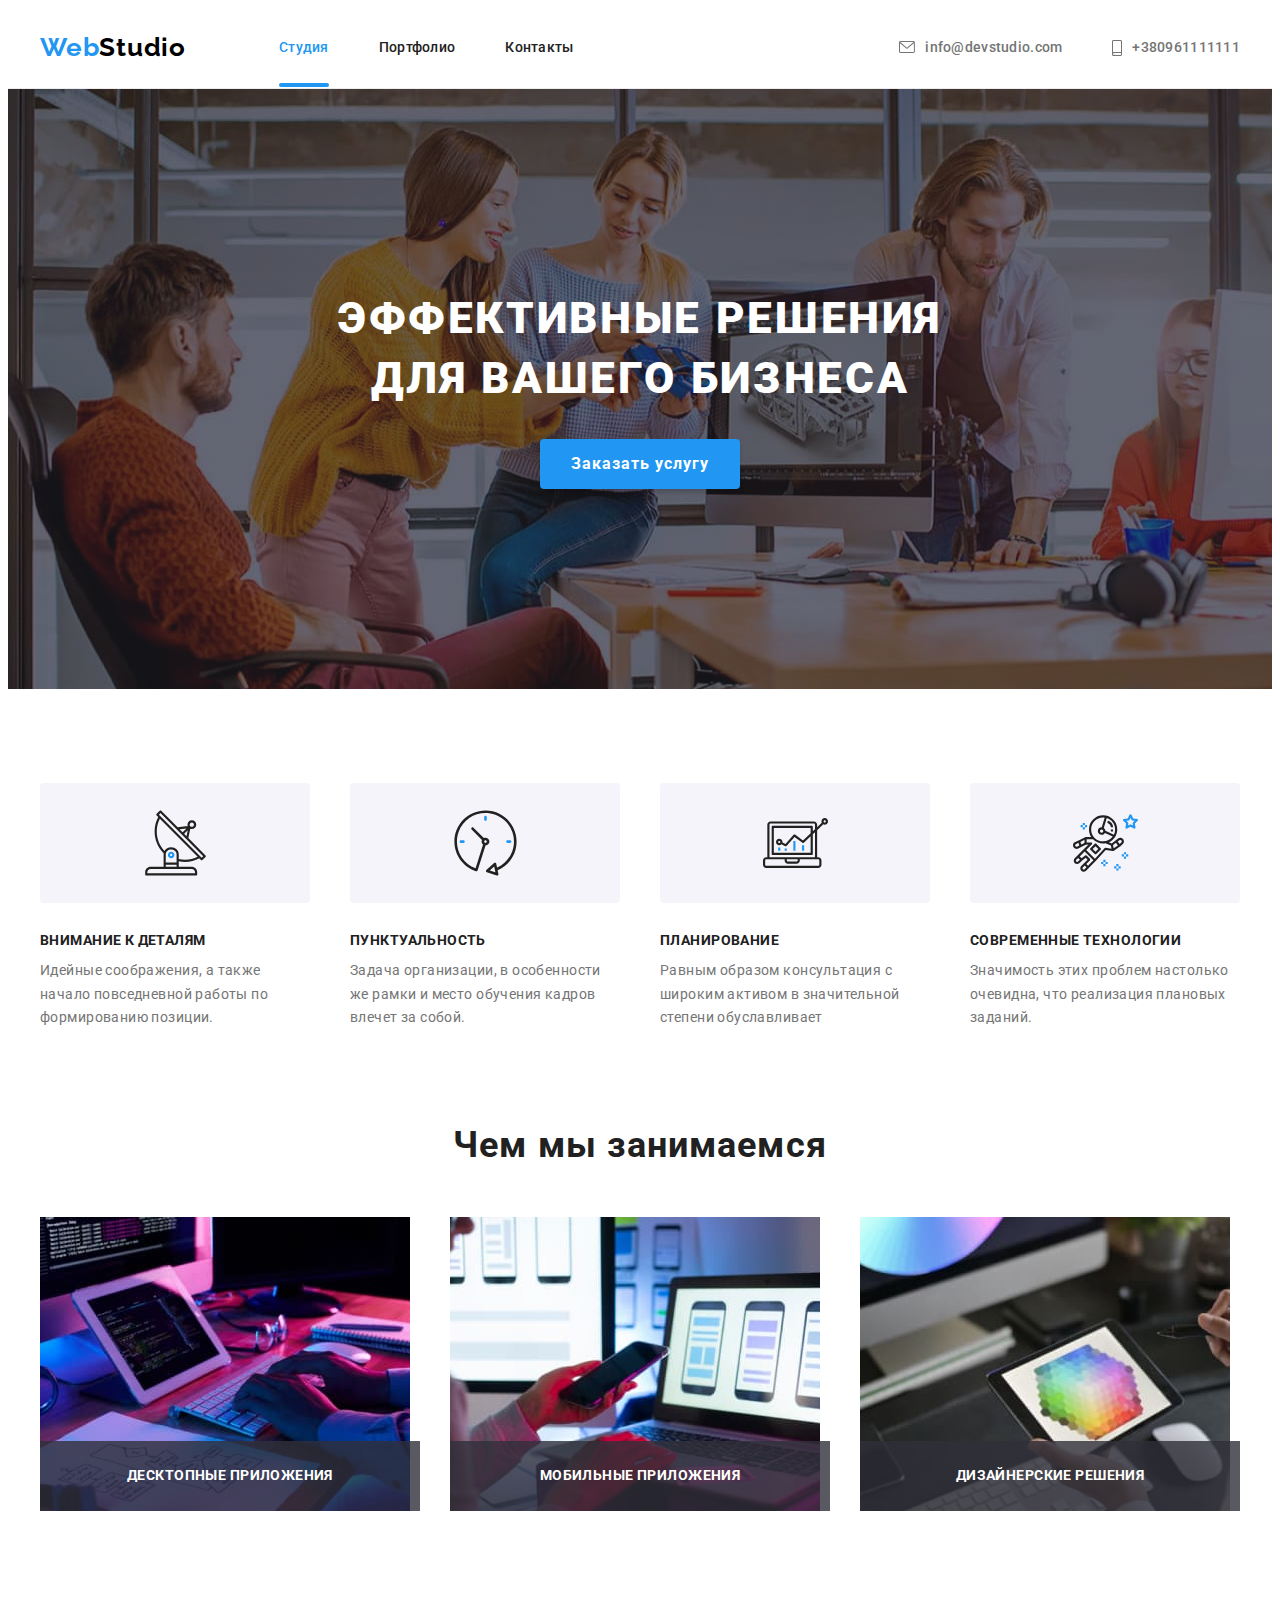
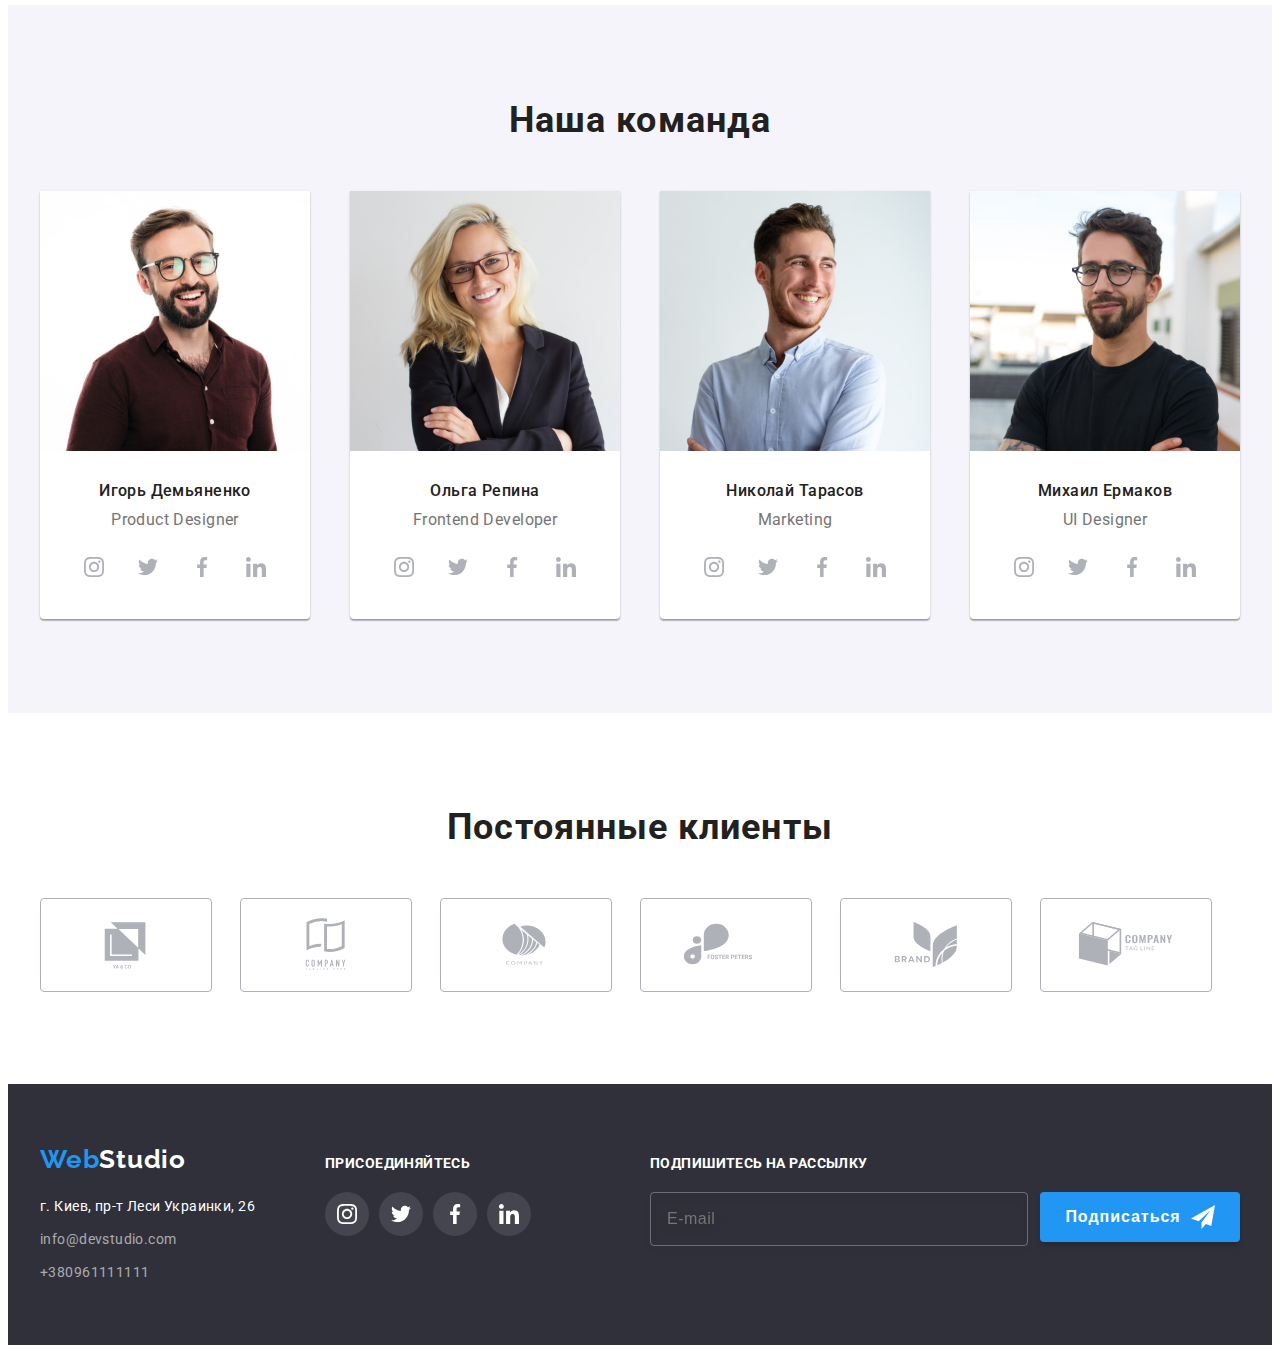
<file: index.html>
<!DOCTYPE html>
<html lang="ru">
  <head>
    <meta charset="UTF-8" />
    <meta http-equiv="X-UA-Compatible" content="IE=edge" />
    <meta name="viewport" content="width=device-width, initial-scale=1.0" />
    <link rel="preconnect" href="https://fonts.googleapis.com" />
    <link rel="preconnect" href="https://fonts.gstatic.com" crossorigin />
    <link rel="preconnect" href="https://fonts.googleapis.com" />
    <link rel="preconnect" href="https://fonts.gstatic.com" crossorigin />
    <link
      href="https://fonts.googleapis.com/css2?family=Raleway:wght@700&family=Roboto:wght@400;500;700;900&display=swap"
      rel="stylesheet"
    />
    <link
      rel="stylesheet"
      href="https://cdnjs.cloudflare.com/ajax/libs/modern-normalize/1.1.0/modern-normalize.min.css"
      integrity="sha512-wpPYUAdjBVSE4KJnH1VR1HeZfpl1ub8YT/NKx4PuQ5NmX2tKuGu6U/JRp5y+Y8XG2tV+wKQpNHVUX03MfMFn9Q=="
      crossorigin="anonymous"
      referrerpolicy="no-referrer"
    />
    <link rel="stylesheet" href="css/styles.css" />
    <title>Студия</title>
  </head>
  <body>
    <header>
      <div class="container">
        <div class="header">
          <nav class="header-nav">
            <a href="" class="header-logo link"
              >Web<span class="header-logo-span">Studio</span>
            </a>

            <ul class="site-nav">
              <li class="site-nav-list">
                <a href="" class="nav-link link current">Студия</a>
              </li>
              <li class="site-nav-list">
                <a href="portfolio.html" class="nav-link link">Портфолио</a>
              </li>
              <li class="site-nav-list">
                <a href="" class="nav-link link">Контакты</a>
              </li>
            </ul>
          </nav>
          <ul class="contact-nav">
            <li class="nav-mail">
              <a href="mailto:info@devstudio.com" class="header-mail link">
                <svg class="mail-icon">
                  <use
                    href="./images/icons.svg#icon-envelope-hovericon-mail-1"
                  ></use>
                </svg>
                info@devstudio.com</a
              >
            </li>

            <li class="nav-tel">
              <a href="tel:+380961111111" class="header-tel link">
                <svg class="tel-icon">
                  <use href="./images/icons.svg#icon-smartphone-1"></use>
                </svg>
                +380961111111</a
              >
            </li>
          </ul>
        </div>
      </div>
    </header>

    <main>
      <section class="hero">
        <div class="container">
          <h1 class="hero-title">ЭФФЕКТИВНЫЕ РЕШЕНИЯ ДЛЯ ВАШЕГО БИЗНЕСА</h1>

          <button type="button" class="hero-btn" data-modal-open>
            Заказать услугу
          </button>
        </div>
      </section>
      <section class="section">
        <div class="container">
          <h2 class="visually-hidden">Hаши преимущества</h2>
          <ul class="advantage-list">
            <li class="advantage-list-item">
              <div class="advantage-list-icon">
                <svg class="advantage-icon">
                  <use href="./images/icons.svg#icon-antenna-1-1"></use>
                </svg>
              </div>
              <h3 class="advantage-title">Внимание к деталям</h3>
              <p class="advantage-text">
                Идейные соображения, а также начало повседневной работы по
                формированию позиции.
              </p>
            </li>

            <li class="advantage-list-item">
              <div class="advantage-list-icon">
                <svg class="advantage-icon">
                  <use href="./images/icons.svg#icon-clock-1-1"></use>
                </svg>
              </div>
              <h3 class="advantage-title">Пунктуальность</h3>
              <p class="advantage-text">
                Задача организации, в особенности же рамки и место обучения
                кадров влечет за собой.
              </p>
            </li>

            <li class="advantage-list-item">
              <div class="advantage-list-icon">
                <svg class="advantage-icon">
                  <use href="./images/icons.svg#icon-diagram-1-1"></use>
                </svg>
              </div>
              <h3 class="advantage-title">Планирование</h3>
              <p class="advantage-text">
                Равным образом консультация с широким активом в значительной
                степени обуславливает
              </p>
            </li>
            <li class="advantage-list-item">
              <div class="advantage-list-icon">
                <svg class="advantage-icon">
                  <use href="./images/icons.svg#icon-astronaut-1-1"></use>
                </svg>
              </div>
              <h3 class="advantage-title">Современные технологии</h3>
              <p class="advantage-text">
                Значимость этих проблем настолько очевидна, что реализация
                плановых заданий.
              </p>
            </li>
          </ul>
        </div>
      </section>
      <section class="section work">
        <div class="container">
          <h2 class="work-title">Чем мы занимаемся</h2>
          <ul class="work-list">
            <li class="work-list-item">
              <img
                src="images/img.jpg"
                alt="Человек пишет код на ноутбуке"
                width="370"
              />
              <p class="work-text">десктопные приложения</p>
            </li>

            <li class="work-list-item">
              <img
                src="images/imgimg2.jpg"
                alt="Человек разрабатывет дизайн приложения"
                width="370"
              />
              <p class="work-text">мобильные приложения</p>
            </li>
            <li class="work-list-item">
              <img
                src="images/img3.jpg"
                alt="Человек рисует графику"
                width="370"
              />
              <p class="work-text">дизайнерские решения</p>
            </li>
          </ul>
        </div>
      </section>
      <section class="team section">
        <div class="container">
          <h2 class="team-title">Наша команда</h2>
          <ul class="team-list">
            <li class="team-list-item">
              <img
                src="images/img4.jpg"
                alt="Фото Product Designer"
                width="270"
              />
              <h3 class="team-mate">Игорь Демьяненко</h3>
              <p class="team-text">Product Designer</p>
              <ul class="team-soc-list">
                <li class="team-soc-item">
                  <a href="" class="team-soc-link link">
                    <svg class="team-soc-icon" width="20" height="20">
                      <use href="./images/icons.svg#icon-instagram-2-1"></use>
                    </svg>
                  </a>
                </li>
                <li class="team-soc-item">
                  <a href="" class="team-soc-link link">
                    <svg class="team-soc-icon" width="20" height="20">
                      <use href="./images/icons.svg#icon-twitter-1-1"></use>
                    </svg>
                  </a>
                </li>
                <li class="team-soc-item">
                  <a href="" class="team-soc-link link">
                    <svg class="team-soc-icon" width="20" height="20">
                      <use href="./images/icons.svg#icon-facebook-1-1"></use>
                    </svg>
                  </a>
                </li>
                <li class="team-soc-item">
                  <a href="" class="team-soc-link link">
                    <svg class="team-soc-icon" width="20" height="20">
                      <use href="./images/icons.svg#icon-linkedin-1-1"></use>
                    </svg>
                  </a>
                </li>
              </ul>
            </li>
            <li class="team-list-item">
              <img
                src="images/img5.jpg"
                alt="Фото Frontend Developer"
                width="270"
              />
              <h3 class="team-mate">Ольга Репина</h3>
              <p class="team-text">Frontend Developer</p>
              <ul class="team-soc-list">
                <li class="team-soc-item">
                  <a href="" class="team-soc-link link">
                    <svg class="team-soc-icon" width="20" height="20">
                      <use href="./images/icons.svg#icon-instagram-2-1"></use>
                    </svg>
                  </a>
                </li>
                <li class="team-soc-item">
                  <a href="" class="team-soc-link link">
                    <svg class="team-soc-icon" width="20" height="20">
                      <use href="./images/icons.svg#icon-twitter-1-1"></use>
                    </svg>
                  </a>
                </li>
                <li class="team-soc-item">
                  <a href="" class="team-soc-link link">
                    <svg class="team-soc-icon" width="20" height="20">
                      <use href="./images/icons.svg#icon-facebook-1-1"></use>
                    </svg>
                  </a>
                </li>
                <li class="team-soc-item">
                  <a href="" class="team-soc-link link">
                    <svg class="team-soc-icon" width="20" height="20">
                      <use href="./images/icons.svg#icon-linkedin-1-1"></use>
                    </svg>
                  </a>
                </li>
              </ul>
            </li>
            <li class="team-list-item">
              <img src="images/img6.jpg" alt="Фото Marketing" width="270" />
              <h3 class="team-mate">Николай Тарасов</h3>
              <p class="team-text">Marketing</p>
              <ul class="team-soc-list">
                <li class="team-soc-item">
                  <a href="" class="team-soc-link link">
                    <svg class="team-soc-icon" width="20" height="20">
                      <use href="./images/icons.svg#icon-instagram-2-1"></use>
                    </svg>
                  </a>
                </li>
                <li class="team-soc-item">
                  <a href="" class="team-soc-link link">
                    <svg class="team-soc-icon" width="20" height="20">
                      <use href="./images/icons.svg#icon-twitter-1-1"></use>
                    </svg>
                  </a>
                </li>
                <li class="team-soc-item">
                  <a href="" class="team-soc-link link">
                    <svg class="team-soc-icon" width="20" height="20">
                      <use href="./images/icons.svg#icon-facebook-1-1"></use>
                    </svg>
                  </a>
                </li>
                <li class="team-soc-item">
                  <a href="" class="team-soc-link link">
                    <svg class="team-soc-icon" width="20" height="20">
                      <use href="./images/icons.svg#icon-linkedin-1-1"></use>
                    </svg>
                  </a>
                </li>
              </ul>
            </li>
            <li class="team-list-item">
              <img src="images/img7.jpg" alt="Фото UI Designer" width="270" />
              <h3 class="team-mate">Михаил Ермаков</h3>
              <p class="team-text">UI Designer</p>
              <ul class="team-soc-list">
                <li class="team-soc-item">
                  <a href="" class="team-soc-link link">
                    <svg class="team-soc-icon" width="20" height="20">
                      <use href="./images/icons.svg#icon-instagram-2-1"></use>
                    </svg>
                  </a>
                </li>
                <li class="team-soc-item">
                  <a href="" class="team-soc-link link">
                    <svg class="team-soc-icon" width="20" height="20">
                      <use href="./images/icons.svg#icon-twitter-1-1"></use>
                    </svg>
                  </a>
                </li>
                <li class="team-soc-item">
                  <a href="" class="team-soc-link link">
                    <svg class="team-soc-icon" width="20" height="20">
                      <use href="./images/icons.svg#icon-facebook-1-1"></use>
                    </svg>
                  </a>
                </li>
                <li class="team-soc-item">
                  <a href="" class="team-soc-link link">
                    <svg class="team-soc-icon" width="20" height="20">
                      <use href="./images/icons.svg#icon-linkedin-1-1"></use>
                    </svg>
                  </a>
                </li>
              </ul>
            </li>
          </ul>
        </div>
      </section>

      <section class="section">
        <div class="container">
          <h2 class="clients-title">Постоянные клиенты</h2>
          <ul class="clients-list">
            <li class="clients-list-item">
              <a href="" class="clients-list-link">
                <svg class="client-icon">
                  <use href="./images/icons.svg#icon-Logo1-1"></use>
                </svg>
              </a>
            </li>
            <li class="clients-list-item">
              <a href="" class="clients-list-link">
                <svg class="client-icon">
                  <use href="./images/icons.svg#icon-Logo2-1"></use>
                </svg>
              </a>
            </li>
            <li class="clients-list-item">
              <a href="" class="clients-list-link">
                <svg class="client-icon">
                  <use href="./images/icons.svg#icon-Logo3-1"></use>
                </svg>
              </a>
            </li>
            <li class="clients-list-item">
              <a href="" class="clients-list-link">
                <svg class="client-icon">
                  <use href="./images/icons.svg#icon-Logo4-1"></use>
                </svg>
              </a>
            </li>
            <li class="clients-list-item">
              <a href="" class="clients-list-link">
                <svg class="client-icon">
                  <use href="./images/icons.svg#icon-Logo5-1"></use>
                </svg>
              </a>
            </li>
            <li class="clients-list-item">
              <a href="" class="clients-list-link">
                <svg class="client-icon">
                  <use href="./images/icons.svg#icon-Logo6-1"></use>
                </svg>
              </a>
            </li>
          </ul>
        </div>
      </section>
    </main>

    <footer class="footer">
      <div class="container footer-content">
        <div class="footer-contacts-div">
          <a href="" class="footer-logo link"
            >Web<span class="footer-logo-span">Studio</span></a
          >
          <address>
            <ul class="address-list">
              <li>
                <p class="footer-address link">
                  г. Киев, пр-т Леси Украинки, 26
                </p>
              </li>
              <li>
                <a href="mailto:info@devstudio.com" class="footer-contact link"
                  >info@devstudio.com</a
                >
              </li>
              <li>
                <a href="tel:+380961111111" class="footer-contact link"
                  >+380961111111</a
                >
              </li>
            </ul>
          </address>
        </div>
        <div>
          <p class="footer-title">Присоединяйтесь</p>
          <ul class="footer-icons-list">
            <li class="footer-icons-item">
              <a href="" class="footer-icons-link">
                <svg class="footer-icon">
                  <use href="./images/icons.svg#icon-instagram-2-1"></use>
                </svg>
              </a>
            </li>
            <li class="footer-icons-item">
              <a href="" class="footer-icons-link">
                <svg class="footer-icon">
                  <use href="./images/icons.svg#icon-twitter-1-1"></use>
                </svg>
              </a>
            </li>
            <li class="footer-icons-item">
              <a href="" class="footer-icons-link">
                <svg class="footer-icon">
                  <use href="./images/icons.svg#icon-facebook-1-1"></use>
                </svg>
              </a>
            </li>
            <li class="footer-icons-item">
              <a href="" class="footer-icons-link">
                <svg class="footer-icon">
                  <use href="./images/icons.svg#icon-linkedin-1-1"></use>
                </svg>
              </a>
            </li>
          </ul>
        </div>
        <form class="footer-form">
          <label for="subscribe" class="footer-label"
            >Подпишитесь на рассылку</label
          >
          <div class="subscribe-input">
            <input
              type="email"
              name="subscribe"
              id="subscribe"
              placeholder="E-mail"
            />
            <button type="submit" class="footer-btn">
              Подписаться
              <svg width="24" height="24" class="submit-icon">
                <use href="./images/icons.svg#icon-icon-send"></use>
              </svg>
            </button>
          </div>
        </form>
      </div>
    </footer>

    <div class="backdrop is-hidden" data-modal>
      <div class="modal">
        <p class="modal-text">Оставьте свои данные, мы вам перезвоним</p>
        <form class="modal-form">
          <label for="user-name" class="modal-label">Имя</label>
          <div class="input-wrap">
            <input
              type="text"
              name="user-name"
              id="user-name"
              class="user-name-input"
              required
            />
            <svg width="18" height="18" class="user-input-icon">
              <use href="./images/icons.svg#icon-person-black-18dp-1"></use>
            </svg>
          </div>
          <label for="user-tel" class="modal-label">Телефон</label>
          <div class="input-wrap">
            <input
              type="tel"
              name="user-tel"
              id="user-tel"
              class="tel-input"
              required
            />
            <svg width="18" height="18" class="tel-input-icon">
              <use href="./images/icons.svg#icon-phone-black-18dp-1"></use>
            </svg>
          </div>
          <label for="user-mail" class="modal-label">Почта</label>
          <div class="input-wrap">
            <input
              type="email"
              name="user-mail"
              id="user-mail"
              class="mail-input"
              required
            />
            <svg width="18" height="18" class="mail-input-icon">
              <use href="./images/icons.svg#icon-email-black-18dp-1"></use>
            </svg>
          </div>

          <label for="comment" class="modal-label">Комментарий</label>
          <textarea
            name="comment"
            id="comment"
            placeholder="Введите текст"
          ></textarea>
          <div class="agreement-checkbox">
            <input
              type="checkbox"
              name="agreement"
              id="agreement"
              class="visually-hidden"
              required
            />
            <label for="agreement" class="agreement-label">
              <span> Соглашаюсь с рассылкой и принимаю</span>
              <a href="" class="agreement-link">Условия договора</a>
            </label>
          </div>
          <button type="submit" class="modal-submit">Отправить</button>
        </form>

        <button type="button" class="modal-btn" data-modal-close>
          <svg class="modal-btn-icon">
            <use href="./images/icons.svg#icon-close-black-18dp-2-1"></use>
          </svg>
        </button>
      </div>
    </div>
    <script src="./js/modal.js"></script>
  </body>
</html>
</file>
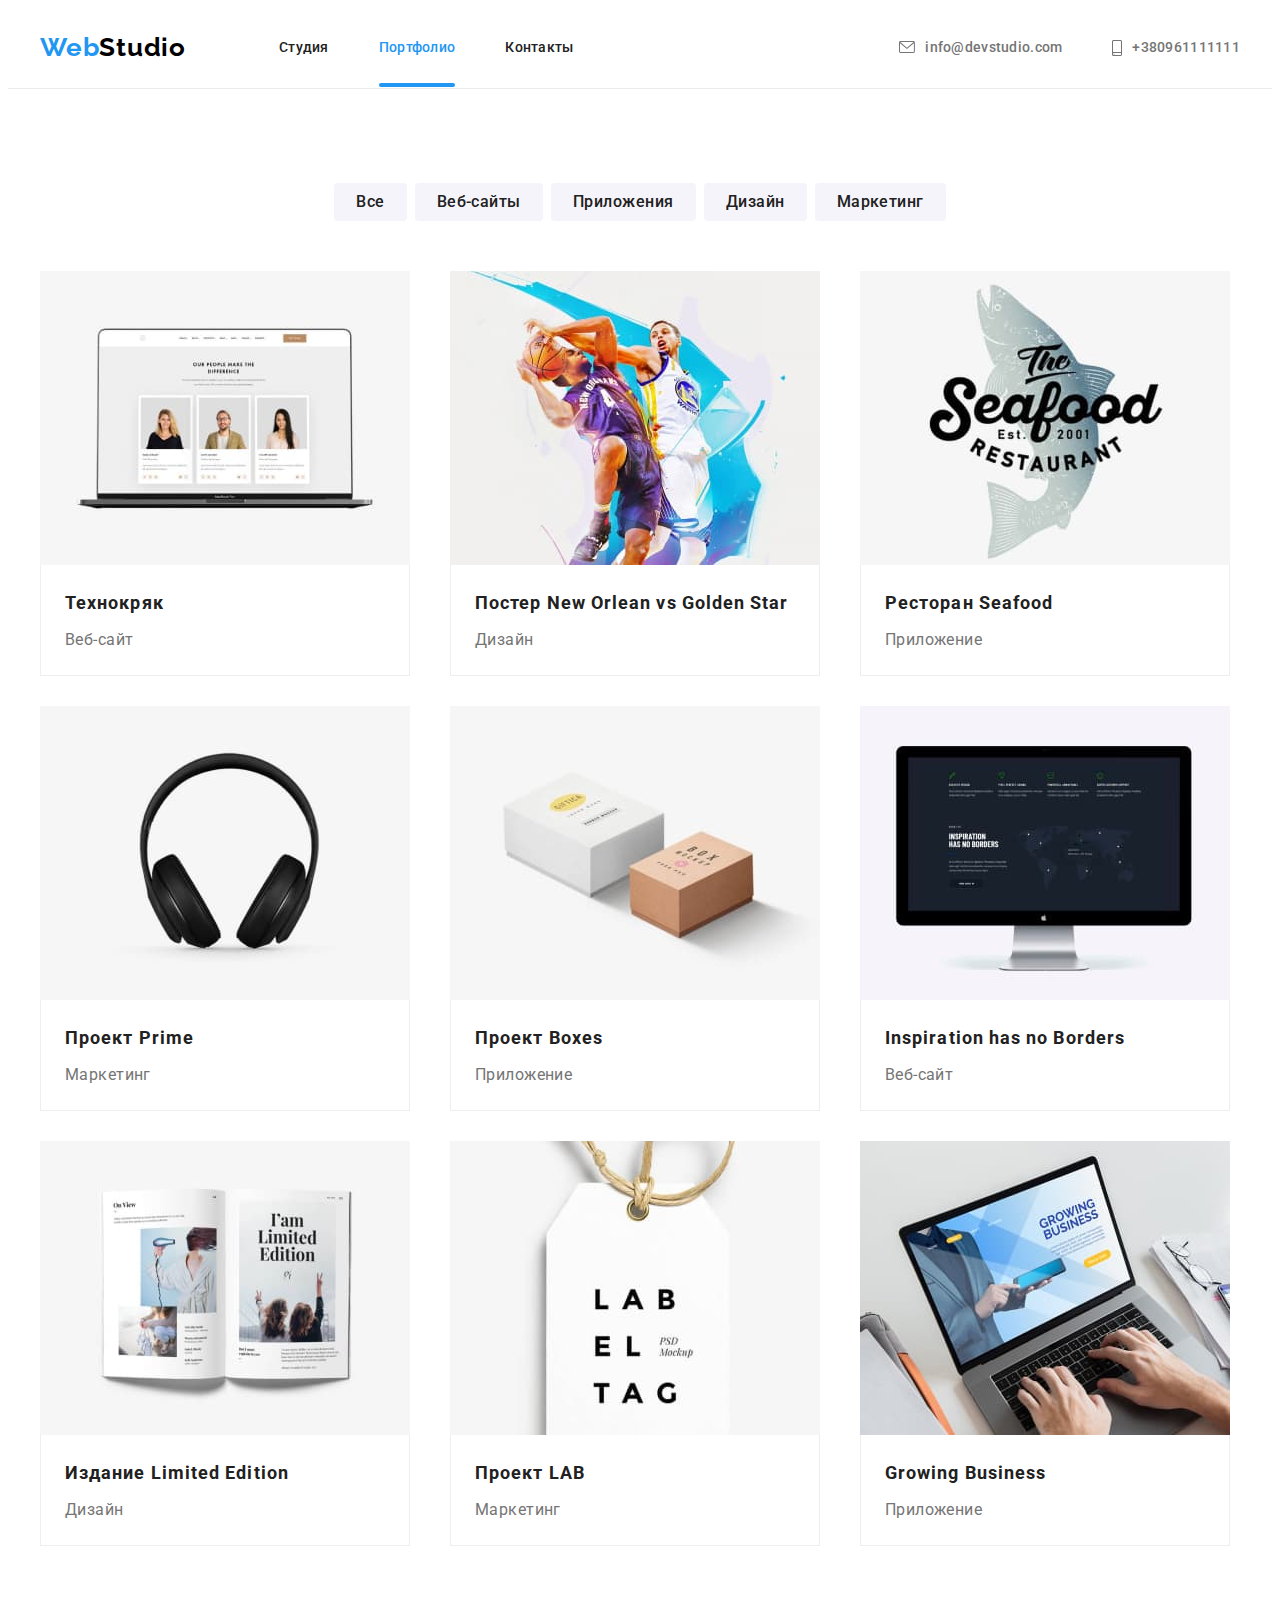
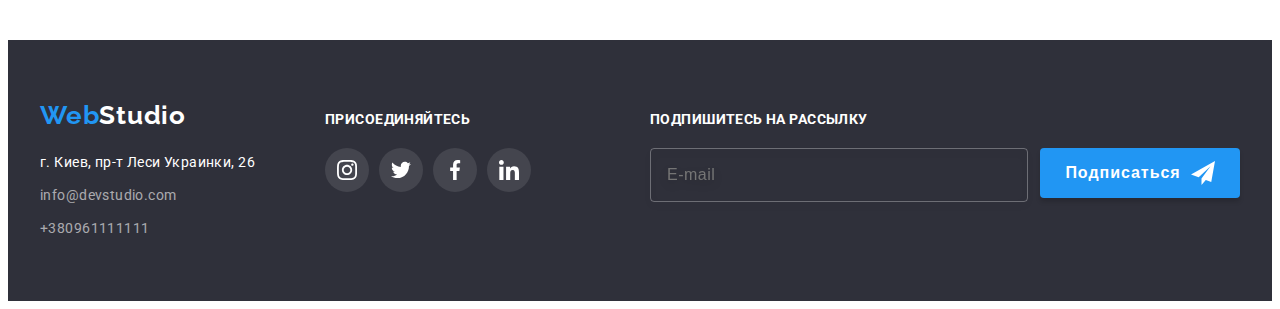
<file: portfolio.html>
<!DOCTYPE html>
<html lang="ru">
  <head>
    <meta charset="UTF-8" />
    <meta http-equiv="X-UA-Compatible" content="IE=edge" />
    <meta name="viewport" content="width=device-width, initial-scale=1.0" />
    <link rel="preconnect" href="https://fonts.googleapis.com" />
    <link rel="preconnect" href="https://fonts.gstatic.com" crossorigin />
    <link rel="preconnect" href="https://fonts.googleapis.com" />
    <link rel="preconnect" href="https://fonts.gstatic.com" crossorigin />
    <link
      href="https://fonts.googleapis.com/css2?family=Raleway:wght@700&family=Roboto:wght@400;500;700;900&display=swap"
      rel="stylesheet"
    />
    <link
      rel="stylesheet"
      href="https://cdnjs.cloudflare.com/ajax/libs/modern-normalize/1.1.0/modern-normalize.min.css"
      integrity="sha512-wpPYUAdjBVSE4KJnH1VR1HeZfpl1ub8YT/NKx4PuQ5NmX2tKuGu6U/JRp5y+Y8XG2tV+wKQpNHVUX03MfMFn9Q=="
      crossorigin="anonymous"
      referrerpolicy="no-referrer"
    />
    <link rel="stylesheet" href="css/styles.css" />
    <title>Portfolio</title>
  </head>
  <body>
    <header>
      <div class="container">
        <div class="header">
          <nav class="header-nav">
            <a href="" class="header-logo link"
              >Web<span class="header-logo-span">Studio</span>
            </a>

            <ul class="site-nav">
              <li class="site-nav-list">
                <a href="index.html" class="nav-link link">Студия</a>
              </li>
              <li class="site-nav-list">
                <a href="" class="nav-link link current">Портфолио</a>
              </li>
              <li class="site-nav-list">
                <a href="" class="nav-link link">Контакты</a>
              </li>
            </ul>
          </nav>
          <ul class="contact-nav">
            <li class="nav-mail">
              <a href="mailto:info@devstudio.com" class="header-mail link">
                <svg class="mail-icon">
                  <use
                    href="./images/icons.svg#icon-envelope-hovericon-mail-1"
                  ></use>
                </svg>
                info@devstudio.com</a
              >
            </li>

            <li class="nav-tel">
              <a href="tel:+380961111111" class="header-tel link">
                <svg class="tel-icon">
                  <use href="./images/icons.svg#icon-smartphone-1"></use>
                </svg>
                +380961111111</a
              >
            </li>
          </ul>
        </div>
      </div>
    </header>

    <main>
      <section class="section">
        <div class="container">
          <h1 class="visually-hidden">Портфолио</h1>
          <ul class="portfolio-nav">
            <li>
              <button type="button" class="portfolio-nav-btn">Все</button>
            </li>
            <li>
              <button type="button" class="portfolio-nav-btn">Веб-сайты</button>
            </li>
            <li>
              <button type="button" class="portfolio-nav-btn">
                Приложения
              </button>
            </li>
            <li>
              <button type="button" class="portfolio-nav-btn">Дизайн</button>
            </li>
            <li>
              <button type="button" class="portfolio-nav-btn">Маркетинг</button>
            </li>
          </ul>

          <ul class="portfolio-list">
            <li class="portfolio-list-item">
              <a href="" class="portfolio-list-link link">
                <div class="portfolio-slide">
                  <img
                    class="portfolio-img"
                    src="images/pfimg.jpg"
                    alt="Фото ноутбука"
                    width="370"
                    height="294"
                  />
                  <div class="portfolio-slide-text">
                    Ресурс предлагает комплексные предложения с разным уровнем
                    функционала и сервисов. Все это позволит посетителю получить
                    исчерпывающие сведения о компании или частном лице.
                  </div>
                </div>
                <div class="portfolio-border">
                  <h2 class="portfolio-heading">Технокряк</h2>
                  <p class="portfolio-text">Веб-сайт</p>
                </div>
              </a>
            </li>
            <li class="portfolio-list-item">
              <a href="" class="portfolio-list-link link">
                <div class="portfolio-slide">
                  <img
                    class="portfolio-img"
                    src="images/pfimg(1).jpg"
                    alt="Фото баскетболистов"
                    width="370"
                    height="294"
                  />
                  <div class="portfolio-slide-text">
                    Ресурс предлагает комплексные предложения с разным уровнем
                    функционала и сервисов. Все это позволит посетителю получить
                    исчерпывающие сведения о компании или частном лице.
                  </div>
                </div>
                <div class="portfolio-border">
                  <h2 class="portfolio-heading">
                    Постер New Orlean vs Golden Star
                  </h2>
                  <p class="portfolio-text">Дизайн</p>
                </div>
              </a>
            </li>
            <li class="portfolio-list-item">
              <a href="" class="portfolio-list-link link">
                <div class="portfolio-slide">
                  <img
                    class="portfolio-img"
                    src="images/pfimg(2).jpg"
                    alt="Лого ресторана"
                    width="370"
                    height="294"
                  />
                  <div class="portfolio-slide-text">
                    Ресурс предлагает комплексные предложения с разным уровнем
                    функционала и сервисов. Все это позволит посетителю получить
                    исчерпывающие сведения о компании или частном лице.
                  </div>
                </div>
                <div class="portfolio-border">
                  <h2 class="portfolio-heading">Ресторан Seafood</h2>
                  <p class="portfolio-text">Приложение</p>
                </div>
              </a>
            </li>

            <li class="portfolio-list-item">
              <a href="" class="portfolio-list-link link">
                <div class="portfolio-slide">
                  <img
                    class="portfolio-img"
                    src="images/pfimg(3).jpg"
                    alt="Наушники"
                    width="370"
                    height="294"
                  />
                  <div class="portfolio-slide-text">
                    Ресурс предлагает комплексные предложения с разным уровнем
                    функционала и сервисов. Все это позволит посетителю получить
                    исчерпывающие сведения о компании или частном лице.
                  </div>
                </div>
                <div class="portfolio-border">
                  <h2 class="portfolio-heading">Проект Prime</h2>
                  <p class="portfolio-text">Маркетинг</p>
                </div>
              </a>
            </li>
            <li class="portfolio-list-item">
              <a href="" class="portfolio-list-link link">
                <div class="portfolio-slide">
                  <img
                    class="portfolio-img"
                    src="images/pfimg(4).jpg"
                    alt="Фото двух коробок"
                    width="370"
                    height="294"
                  />
                  <div class="portfolio-slide-text">
                    Ресурс предлагает комплексные предложения с разным уровнем
                    функционала и сервисов. Все это позволит посетителю получить
                    исчерпывающие сведения о компании или частном лице.
                  </div>
                </div>
                <div class="portfolio-border">
                  <h2 class="portfolio-heading">Проект Boxes</h2>
                  <p class="portfolio-text">Приложение</p>
                </div>
              </a>
            </li>
            <li class="portfolio-list-item">
              <a href="" class="portfolio-list-link link">
                <div class="portfolio-slide">
                  <img
                    class="portfolio-img"
                    src="images/pfimg(5).jpg"
                    alt="Фото монитора"
                    width="370"
                    height="294"
                  />
                  <div class="portfolio-slide-text">
                    Ресурс предлагает комплексные предложения с разным уровнем
                    функционала и сервисов. Все это позволит посетителю получить
                    исчерпывающие сведения о компании или частном лице.
                  </div>
                </div>
                <div class="portfolio-border">
                  <h2 class="portfolio-heading">Inspiration has no Borders</h2>
                  <p class="portfolio-text">Веб-сайт</p>
                </div>
              </a>
            </li>
            <li class="portfolio-list-item">
              <a href="" class="portfolio-list-link link">
                <div class="portfolio-slide">
                  <img
                    class="portfolio-img"
                    src="images/pfimg(6).jpg"
                    alt="Журнал"
                    width="370"
                    height="294"
                  />
                  <div class="portfolio-slide-text">
                    Ресурс предлагает комплексные предложения с разным уровнем
                    функционала и сервисов. Все это позволит посетителю получить
                    исчерпывающие сведения о компании или частном лице.
                  </div>
                </div>
                <div class="portfolio-border">
                  <h2 class="portfolio-heading">Издание Limited Edition</h2>
                  <p class="portfolio-text">Дизайн</p>
                </div>
              </a>
            </li>
            <li class="portfolio-list-item">
              <a href="" class="portfolio-list-link link">
                <div class="portfolio-slide">
                  <img
                    class="portfolio-img"
                    src="images/pfimg(7).jpg"
                    alt="Фото лейбла"
                    width="370"
                    height="294"
                  />
                  <div class="portfolio-slide-text">
                    Ресурс предлагает комплексные предложения с разным уровнем
                    функционала и сервисов. Все это позволит посетителю получить
                    исчерпывающие сведения о компании или частном лице.
                  </div>
                </div>
                <div class="portfolio-border">
                  <h2 class="portfolio-heading">Проект LAB</h2>
                  <p class="portfolio-text">Маркетинг</p>
                </div>
              </a>
            </li>
            <li class="portfolio-list-item">
              <a href="" class="portfolio-list-link link">
                <div class="portfolio-slide">
                  <img
                    class="portfolio-img"
                    src="images/pfimg(8).jpg"
                    alt="Человек работает на ноутбуке"
                    width="370"
                    height="294"
                  />
                  <div class="portfolio-slide-text">
                    Ресурс предлагает комплексные предложения с разным уровнем
                    функционала и сервисов. Все это позволит посетителю получить
                    исчерпывающие сведения о компании или частном лице.
                  </div>
                </div>
                <div class="portfolio-border">
                  <h2 class="portfolio-heading">Growing Business</h2>
                  <p class="portfolio-text">Приложение</p>
                </div>
              </a>
            </li>
          </ul>
        </div>
      </section>
    </main>
    <footer class="footer">
      <div class="container footer-content">
          <div class="footer-contacts-div">
        <a href="" class="footer-logo link"
          >Web<span class="footer-logo-span">Studio</span></a
        >
        <address>
          <ul class="address-list">
            <li>
              <p class="footer-address link">г. Киев, пр-т Леси Украинки, 26</p>
            </li>
            <li>
              <a href="mailto:info@devstudio.com" class="footer-contact link"
                >info@devstudio.com</a
              >
            </li>
            <li>
              <a href="tel:+380961111111" class="footer-contact link"
                >+380961111111</a
              >
            </li>
          </ul>
        </address>
    </div>
    <div>
    <p class="footer-title"> Присоединяйтесь</p>
    <ul class="footer-icons-list">
        <li class="footer-icons-item">
            <a href="" class="footer-icons-link">
                <svg class="footer-icon">
                    <use href="./images/icons.svg#icon-instagram-2-1"></use>
                  </svg> 
            </a></li>
        <li class="footer-icons-item">
            <a href="" class="footer-icons-link">
                <svg class="footer-icon">
                    <use href="./images/icons.svg#icon-twitter-1-1"></use>
                  </svg>
            </a></li>
        <li class="footer-icons-item">
            <a href="" class="footer-icons-link">
                <svg class="footer-icon">
                    <use href="./images/icons.svg#icon-facebook-1-1"></use>
                  </svg>
            </a></li>
        <li class="footer-icons-item">
            <a href="" class="footer-icons-link">
                <svg class="footer-icon">
                    <use href="./images/icons.svg#icon-linkedin-1-1"></use>
                  </svg>
            </a></li>
    </ul>
</div>
<form class="footer-form" >
  <label for="subscribe" class="footer-label">Подпишитесь на рассылку</label>
  <div class="subscribe-input">
  <input type="email" name="subscribe" id="subscribe" placeholder="E-mail">
  <button type="submit" class="footer-btn">Подписаться
    <svg width="24" height = "24" class="submit-icon">
      <use href="./images/icons.svg#icon-icon-send"></use>
    </svg>
  </button>
</div>
</form>
      </div>
    </footer>
  </body>
</html>
</file>
<file: css/styles.css>
:root {
  --accent: #2196f3;
  --main-color: #212121;
  --second-color: #757575;
  --main-background: #f5f4fa;
  --second-background: #2f303a;
  --logo-span: #000;
  --footer-logo-span: #ffffff;
  --header-background: #ffffff;
  --text-color: #ffffff;
  --btn-hover: 188CE8;
  --portfolio-background: #ffffff;
  --logo-color: #afb1b8;
}
body {
  font-family: "Roboto", sans-serif;
  font-size: 14px;
  letter-spacing: 0.03em;
  box-sizing: border-box;
}
h1,
h2,
h3,
h4,
h5,
h6,
p {
  margin: 0;
  padding: 0;
}
img {
  display: block;
  max-width: 100%;
  height: auto;
}
a {
  display: block;
}
.container {
  width: 1200px;
  margin: 0 auto;
  padding: 0 15px;
}
header {
  border-bottom: 1px solid #ececec;
  height: 80px;
}

.header {
  display: flex;
  justify-content: space-between;
  align-items: center;
  height: 79px;
}
.header-nav {
  background: var(--header-background);
  display: flex;
  align-items: center;
}

ul {
  list-style: none;
  padding-left: 0;
  margin: 0;
}
.link {
  text-decoration: none;
}

.header-logo {
  font-family: "Raleway";
  font-weight: 700;
  font-size: 26px;
  line-height: 1.19;
  letter-spacing: 0.03em;
  color: var(--accent);
  display: block;
  padding: 24px 0 25px 0;
  margin-right: 93px;
}
.header-logo-span {
  color: var(--logo-span);
}

.site-nav {
  display: flex;
}

.site-nav .link {
  display: block;
  position: relative;
}

.site-nav .site-nav-list:not(:last-child) {
  margin-right: 50px;
}
.site-nav .link.current {
  color: var(--accent);
}

.site-nav .link.current:after {
  content: "";
  position: absolute;
  left: 0;
  bottom: 0;
  width: 100%;
  height: 4px;
  background-color: var(--accent);
  border-radius: 2px;
}
.nav-link:hover,
.nav-link:focus {
  color: var(--accent);
}
.nav-link {
  font-weight: 500;
  font-size: 14px;
  line-height: 1.14;
  letter-spacing: 0.02em;
  color: var(--main-color);
  padding: 32px 0;
  transition-property: color;
  transition-duration: 250ms;
  transition-timing-function: cubic-bezier(0.4, 0, 0.2, 1);
}

.contact-nav {
  display: flex;
  margin-left: auto;
}
.contact-nav a {
  padding: 32px 0;
}

.mail-icon {
  width: 16px;
  height: 12px;
  margin-right: 10px;
  fill: var(--second-color);
  transition-property: fill;
  transition-duration: 250ms;
  transition-timing-function: cubic-bezier(0.4, 0, 0.2, 1);
}

.header-mail {
  font-weight: 500;
  font-size: 14px;
  line-height: 1.14;
  letter-spacing: 0.02em;
  color: var(--second-color);
  margin-right: 50px;
  display: flex;
  align-items: center;
  transition-property: color;
  transition-duration: 250ms;
  transition-timing-function: cubic-bezier(0.4, 0, 0.2, 1);
}
.header-mail:hover,
.header-mail:focus {
  color: var(--accent);
}
.header-mail:hover .mail-icon,
.header-mail:focus .mail-icon {
  fill: var(--accent);
}

.header-tel {
  font-weight: 500;
  font-size: 14px;
  line-height: 1.14;
  letter-spacing: 0.02em;
  color: var(--second-color);
  display: flex;
  align-items: center;
  transition-property: color;
  transition-duration: 250ms;
  transition-timing-function: cubic-bezier(0.4, 0, 0.2, 1);
}

.tel-icon {
  width: 10px;
  height: 16px;
  margin-right: 10px;
  fill: var(--second-color);
  transition-property: fill;
  transition-duration: 250ms;
  transition-timing-function: cubic-bezier(0.4, 0, 0.2, 1);
}

.header-tel:hover,
.header-tel:focus {
  color: var(--accent);
}
.header-tel:hover .tel-icon,
.header-tel:focus .tel-icon {
  fill: var(--accent);
}

.section {
  padding: 94px 0;
}

.hero {
  max-width: 1600px;
  background: var(--second-background);
  background-image: linear-gradient(
      rgba(47, 48, 58, 0.4),
      rgba(47, 48, 58, 0.4)
    ),
    url(../images/imghero.jpg);
  padding-top: 200px;
  padding-bottom: 200px;
  margin: 0 auto;
}

.hero-title {
  font-weight: 900;
  font-size: 44px;
  line-height: 1.36;
  text-align: center;
  letter-spacing: 0.06em;
  color: var(--text-color);
  width: 696px;
  margin: 0 auto 30px auto;
}

.hero-btn {
  font-family: "Roboto";
  font-style: normal;
  background-color: var(--accent);
  box-shadow: 0px 4px 4px rgba(0, 0, 0, 0.15);
  border-radius: 4px;
  border: none;
  font-weight: 700;
  font-size: 16px;
  line-height: 1.88;
  align-items: center;
  text-align: center;
  letter-spacing: 0.06em;
  cursor: pointer;
  margin: 0 auto;
  display: block;
  color: var(--text-color);
  width: 200px;
  height: 50px;
}

.visually-hidden {
  position: absolute;
  width: 1px;
  height: 1px;
  margin: -1px;
  border: 0;
  padding: 0;
  white-space: nowrap;
  clip-path: inset(100%);
  clip: rect(0 0 0 0);
  overflow: hidden;
}

.advantage-list {
  display: flex;
  justify-content: space-between;
}

.advantage-list-item {
  width: 270px;
}

.advantage-list-icon {
  background: #f5f4fa;
  border-radius: 4px;
  height: 120px;
  margin-bottom: 30px;
  display: flex;
  justify-content: center;
  align-items: center;
}

.advantage-icon {
  width: 65px;
  height: 70px;
}

.advantage-title {
  font-weight: 700;
  font-size: 14px;
  line-height: 1.14;
  letter-spacing: 0.03em;
  color: var(--main-color);
  text-transform: uppercase;
  margin-bottom: 10px;
}

.advantage-text {
  line-height: 1.71;
  color: var(--second-color);
}

.work {
  padding-top: 0;
}

.work-title {
  font-weight: 700;
  font-size: 36px;
  line-height: 1.17;
  text-align: center;
  letter-spacing: 0.03em;
  color: var(--main-color);
  margin-bottom: 50px;
}

.work-list-item {
  position: relative;
}

.work-text {
  position: absolute;
  bottom: 0;
  width: 100%;
  height: 70px;
  background: rgba(47, 48, 58, 0.8);
  font-weight: 700;
  line-height: 1.14;
  letter-spacing: 0.03em;
  text-transform: uppercase;
  display: flex;
  align-items: center;
  justify-content: center;
  color: var(--text-color);
}

.work-list {
  display: flex;
  justify-content: space-between;
}

.work-list :not(:last-child) {
  margin-right: 30px;
}

.team {
  background: var(--main-background);
}

.team-list {
  display: flex;
  justify-content: space-between;
}

.team-list-item {
  background: #ffffff;
  box-shadow: 0px 1px 3px rgba(0, 0, 0, 0.12), 0px 1px 1px rgba(0, 0, 0, 0.14),
    0px 2px 1px rgba(0, 0, 0, 0.2);
  border-radius: 0px 0px 4px 4px;
}

.team-title {
  font-weight: 700;
  font-size: 36px;
  line-height: 1.17;
  text-align: center;
  letter-spacing: 0.03em;
  color: var(--main-color);
  margin-bottom: 50px;
}

.team-mate {
  font-weight: 500;
  font-size: 16px;
  line-height: 1.19;
  text-align: center;
  color: var(--main-color);
  margin-top: 30px;
  margin-bottom: 10px;
}
.team-text {
  font-size: 16px;
  line-height: 1.19;
  text-align: center;
  color: var(--second-color);
  margin-bottom: 16px;
}
.team-soc-list {
  display: flex;
  justify-content: center;
  margin-bottom: 30px;
}
.team-soc-item {
  width: 44px;
  height: 44px;
  margin-right: 10px;
}

.team-soc-item:last-child {
  margin-right: 0;
}
.team-soc-link {
  width: 100%;
  height: 100%;
  border-radius: 50%;
  display: flex;
  justify-content: center;
  align-items: center;
  transition-property: background-color;
  transition-duration: 250ms;
  transition-timing-function: cubic-bezier(0.4, 0, 0.2, 1);
}

.team-soc-icon {
  fill: var(--logo-color);
  width: 20px;
  height: 20px;
  transition-property: fill;
  transition-duration: 250ms;
  transition-timing-function: cubic-bezier(0.4, 0, 0.2, 1);
}

.team-soc-link:hover,
.team-soc-link:focus {
  background-color: var(--accent);
}

.team-soc-link:hover .team-soc-icon,
.team-soc-link:focus .team-soc-icon {
  fill: #ffffff;
}

.clients-title {
  font-size: 36px;
  line-height: 1.16;
  text-align: center;
  letter-spacing: 0.03em;
  color: var(--main-color);
  margin-bottom: 50px;
}

.clients-list {
  display: flex;
}

.clients-list-item {
  display: block;
  width: 170px;
  height: 92px;
}

.clients-list-item:not(:last-child) {
  margin-right: 30px;
}

.clients-list-link {
  width: 100%;
  height: 100%;
  display: flex;
  align-items: center;
  justify-content: center;
  border: 1px solid #afb1b8;
  border-radius: 4px;
  transition-property: border;
  transition-duration: 250ms;
  transition-timing-function: cubic-bezier(0.4, 0, 0.2, 1);
}

.client-icon {
  width: 106px;
  height: 60px;
  fill: var(--logo-color);
  transition-property: fill;
  transition-duration: 250ms;
  transition-timing-function: cubic-bezier(0.4, 0, 0.2, 1);
}

.clients-list-link:hover .client-icon,
.clients-list-link:focus .client-icon {
  fill: var(--accent);
}

.clients-list-link:hover,
.clients-list-link:focus {
  border: 1px solid var(--accent);
}

.footer {
  background: var(--second-background);
  padding: 60px 0;
}
.footer-content {
  display: flex;
  align-items: baseline;
 }

.footer-contacts-div {
  margin-right: 70px;
}
.footer-logo {
  font-family: "Raleway";
  font-weight: 700;
  font-size: 26px;
  line-height: 1.19;
  letter-spacing: 0.03em;
  color: var(--accent);
  margin-bottom: 20px;
  display: block;
}
.address-list :not(:last-child) {
  margin-bottom: 9px;
}
.footer-address {
  font-style: normal;
  line-height: 1.71;
  letter-spacing: 0.03em;
  color: var(--text-color);
  transition-property: color;
  transition-duration: 250ms;
  transition-timing-function: cubic-bezier(0.4, 0, 0.2, 1);
}
.footer-contact {
  font-style: normal;
  line-height: 1.71;
  letter-spacing: 0.03em;
  color: rgba(255, 255, 255, 0.6);
  transition-property: color;
  transition-duration: 250ms;
  transition-timing-function: cubic-bezier(0.4, 0, 0.2, 1);
}
.footer-logo-span {
  color: var(--footer-logo-span);
}
.footer-address:hover,
.footer-address:focus {
  color: var(--accent);
}
.footer-contact:hover,
.footer-contact:focus {
  color: var(--accent);
}

.footer-title {
  font-weight: 700;
  font-size: 14px;
  line-height: 1.14;
  letter-spacing: 0.03em;
  text-transform: uppercase;
  color: var(--text-color);
  margin-bottom: 20px;
}

.footer-icons-list {
  display: flex;
  align-items: center;
}

.footer-icons-item {
  width: 44px;
  height: 44px;
  border-radius: 50%;
  background-color: rgba(255, 255, 255, 0.1);
}

.footer-icons-item:not(:last-child) {
  margin-right: 10px;
}

.footer-icons-link {
  width: 100%;
  height: 100%;
  border-radius: 50%;
  display: flex;
  align-items: center;
  justify-content: center;
  transition-property: background-color;
  transition-duration: 250ms;
  transition-timing-function: cubic-bezier(0.4, 0, 0.2, 1);
}

.footer-icons-link:hover,
.footer-icons-link:focus {
  background-color: var(--accent);
}

.footer-icon {
  width: 20px;
  height: 20px;
  fill: var(--header-background);
}

.footer-form {
  display: flex;
  flex-direction: column;
  margin-left: auto;
}

.footer-label {
  font-weight: 700;
  font-size: 14px;
  line-height: 1.14;
  letter-spacing: 0.03em;
  text-transform: uppercase;
  color: var(--text-color);
  margin-bottom: 20px;
}
.subscribe-input {
  display: flex;
}

#subscribe {
  width: 358px;
  height: 50px;
  border: 1px solid rgba(255, 255, 255, 0.3);
  filter: drop-shadow(0px 4px 4px rgba(0, 0, 0, 0.15));
  border-radius: 4px;
  background-color: transparent;
  font-weight: 400;
  font-size: 16px;
  line-height: 1.25;
  display: flex;
  align-items: center;
  letter-spacing: 0.03em;
  padding-left: 16px;
  color: rgba(255, 255, 255, 0.6);
  margin-right: 12px;
}

.footer-btn {
  width: 200px;
  height: 50px;
  background: var(--accent);
  box-shadow: 0px 4px 4px rgba(0, 0, 0, 0.15);
  border-radius: 4px;
  border: none;
  font-weight: 700;
  font-size: 16px;
  line-height: 1.88;
  display: flex;
  align-items: center;
  text-align: center;
  justify-content: center;
  letter-spacing: 0.06em;
  color: var(--text-color);
}

.submit-icon {
  margin-left: 10px;
}
.portfolio-nav {
  display: flex;
  justify-content: center;
  margin-bottom: 50px;
}
.portfolio-nav :not(:last-child) {
  margin-right: 8px;
}
.portfolio-nav-btn {
  border: none;
  background: var(--main-background);
  border-radius: 4px;
  font-family: "Roboto";
  font-style: normal;
  font-weight: 500;
  font-size: 16px;
  line-height: 1.62;
  text-align: center;
  letter-spacing: 0.03em;
  color: var(--main-color);
  cursor: pointer;
  padding: 6px 22px;
  transition-property: background, box-shadow, color;
  transition-duration: 250ms;
  transition-timing-function: cubic-bezier(0.4, 0, 0.2, 1);
}
.portfolio-nav-btn:hover,
.portfolio-nav-btn:focus {
  background: var(--accent);
  box-shadow: 0px 3px 1px rgba(0, 0, 0, 0.1), 0px 1px 2px rgba(0, 0, 0, 0.08),
    0px 2px 2px rgba(0, 0, 0, 0.12);
  color: var(--main-background);
}
.portfolio-list {
  display: flex;
  flex-wrap: wrap;
  margin-right: -30px;
  margin-bottom: -30px;
}

.portfolio-list-item {
  background: var(--portfolio-background);
  flex-basis: calc(100% / 3 - 30px);
  margin-right: 30px;
  margin-bottom: 30px;
}

.portfolio-list-link {
  transition-property: box-shadow;
  transition-duration: 250ms;
  transition-timing-function: cubic-bezier(0.4, 0, 0.2, 1);
}

.portfolio-list-link:hover,
.portfolio-list-link:focus {
  box-shadow: 0px 1px 1px rgba(0, 0, 0, 0.12), 0px 4px 4px rgba(0, 0, 0, 0.06),
    1px 4px 6px rgba(0, 0, 0, 0.16);
}

.portfolio-slide {
  position: relative;
  overflow: hidden;
}

.portfolio-slide-text {
  position: absolute;
  top: 0;
  font-weight: 400;
  font-size: 18px;
  line-height: 1.56;
  letter-spacing: 0.03em;
  color: var(--text-color);
  background: rgba(33, 150, 243, 0.9);
  padding: 63px 24px;
  transform: translateY(100%);
  transition-duration: 250ms;
  transition-timing-function: cubic-bezier(0.4, 0, 0.2, 1);
}

.portfolio-list-link:hover .portfolio-slide-text,
.portfolio-list-link:focus .portfolio-slide-text {
  transform: translateY(0);
  transition-duration: 250ms;
  transition-timing-function: cubic-bezier(0.4, 0, 0.2, 1);
}

.portfolio-heading {
  font-size: 18px;
  line-height: 2;
  letter-spacing: 0.06em;
  color: var(--main-color);
  margin-bottom: 4px;
}
.portfolio-text {
  font-size: 16px;
  line-height: 1.88;
  color: var(--second-color);
}

.portfolio-border {
  border: 1px solid #eeeeee;
  border-top: none;
  padding: 20px 24px;
  box-sizing: border-box;
  width: 370px;
}

.backdrop {
  width: 100vw;
  min-height: 100vh;
  background: rgba(0, 0, 0, 0.2);
  position: fixed;
  top: 0;
  transition: opacity 250ms, visibility 250ms;
}

.backdrop.is-hidden .modal {
  transform: translate(0) scale(0) rotate(180deg);
}
.modal {
  position: absolute;
  top: 50%;
  left: 50%;
  transform: translate(-50%, -50%) scale(1) rotate(0);
  transition: transform 250ms;
  width: 528px;
  height: 581px;
  background: #ffffff;
  box-shadow: 0px 1px 3px rgba(0, 0, 0, 0.12), 0px 1px 1px rgba(0, 0, 0, 0.14),
    0px 2px 1px rgba(0, 0, 0, 0.2);
  border-radius: 4px;
  padding: 40px;
}

.modal-btn {
  width: 30px;
  height: 30px;
  border-radius: 50%;
  display: flex;
  align-items: center;
  justify-content: center;
  position: absolute;
  top: 8px;
  right: 8px;
  background: var(--header-background);
  border: 1px solid rgba(0, 0, 0, 0.1);
}

.modal-btn-icon {
  width: 18px;
  height: 18px;
  transition: fill 250ms cubic-bezier(0.4, 0, 0.2, 1);
}

.modal-btn:hover .modal-btn-icon,
.modal-btn:focus .modal-btn-icon {
  fill: var(--accent);
}
.modal-text {
  font-weight: 700;
  font-size: 20px;
  line-height: 1.15;
  text-align: center;
  letter-spacing: 0.03em;
  color: var(--logo-span);
  margin-bottom: 12px;
}

.modal-form {
  display: flex;
  flex-direction: column;
}

.modal-label {
  font-weight: 400;
  font-size: 12px;
  line-height: 1.17;
  letter-spacing: 0.01em;
  margin-bottom: 4px;
  color: var(--second-color);
}

.user-name-input,
.tel-input,
.mail-input {
  width: 100%;
  height: 40px;
  border: 1px solid rgba(33, 33, 33, 0.2);
  border-radius: 4px;
  margin-bottom: 10px;
  padding-left: 42px;
  transition: border 250ms cubic-bezier(0.4, 0, 0.2, 1), outline 250ms cubic-bezier(0.4, 0, 0.2, 1);
}

.user-name-input:focus,
.tel-input:focus,
.mail-input:focus {
  border: 1px solid var(--accent);
  outline: none;
}

.user-name-input:focus + .user-input-icon,
.tel-input:focus + .tel-input-icon,
.mail-input:focus + .mail-input-icon {
  fill: var(--accent);
}

#comment {
  width: 100%;
  height: 120px;
  resize: none;
  border: 1px solid rgba(33, 33, 33, 0.2);
  border-radius: 4px;
  padding: 12px 16px;
  transition: border 250ms cubic-bezier(0.4, 0, 0.2, 1), outline 250ms cubic-bezier(0.4, 0, 0.2, 1);
}

#comment:focus {
  border: 1px solid var(--accent);
  outline: none;
}
.input-wrap {
  position: relative;
}

.user-input-icon,
.tel-input-icon,
.mail-input-icon {
  position: absolute;
  top: 50%;
  left: 15px;
  transform: translateY(-75%);

  transition: fill 250ms cubic-bezier(0.4, 0, 0.2, 1);
}

.agreement-checkbox {
  display: flex;
  align-items: center;
  margin-bottom: 30px;
  margin-top: 20px;
  justify-content: center;
}

.agreement-label {
  font-weight: 400;
  font-size: 14px;
  line-height: 1.71;
  letter-spacing: 0.03em;
  color: var(--second-color);
  display: flex;
  justify-content: space-between;
  align-items: center;
}

.agreement-label::before {
  content: "";
  width: 16px;
  height: 15px;
  border: 2px solid var(--logo-span);
  border-radius: 4px;
  margin-right: 9px;
  background-image: url(../images/Vector.svg);
  background-repeat: no-repeat;
  background-position: center;
  transition: background-color 250ms cubic-bezier(0.4, 0, 0.2, 1), border 250ms cubic-bezier(0.4, 0, 0.2, 1) ;
}

#agreement:checked + .agreement-label::before,
#agreement:focus + .agreement-label::before {
  background-color: var(--accent);
  border: none;
}

.agreement-link {
  color: var(--accent);
  margin-left: 5px;
}

.modal-submit {
  width: 200px;
  height: 50px;
  color: var(--text-color);
  border: none;
  margin: 0 auto;
  background: var(--accent);
  box-shadow: 0px 4px 4px rgba(0, 0, 0, 0.15);
  border-radius: 4px;
}

.is-hidden {
  visibility: hidden;
  opacity: 0;
  pointer-events: none;
}
</file>
